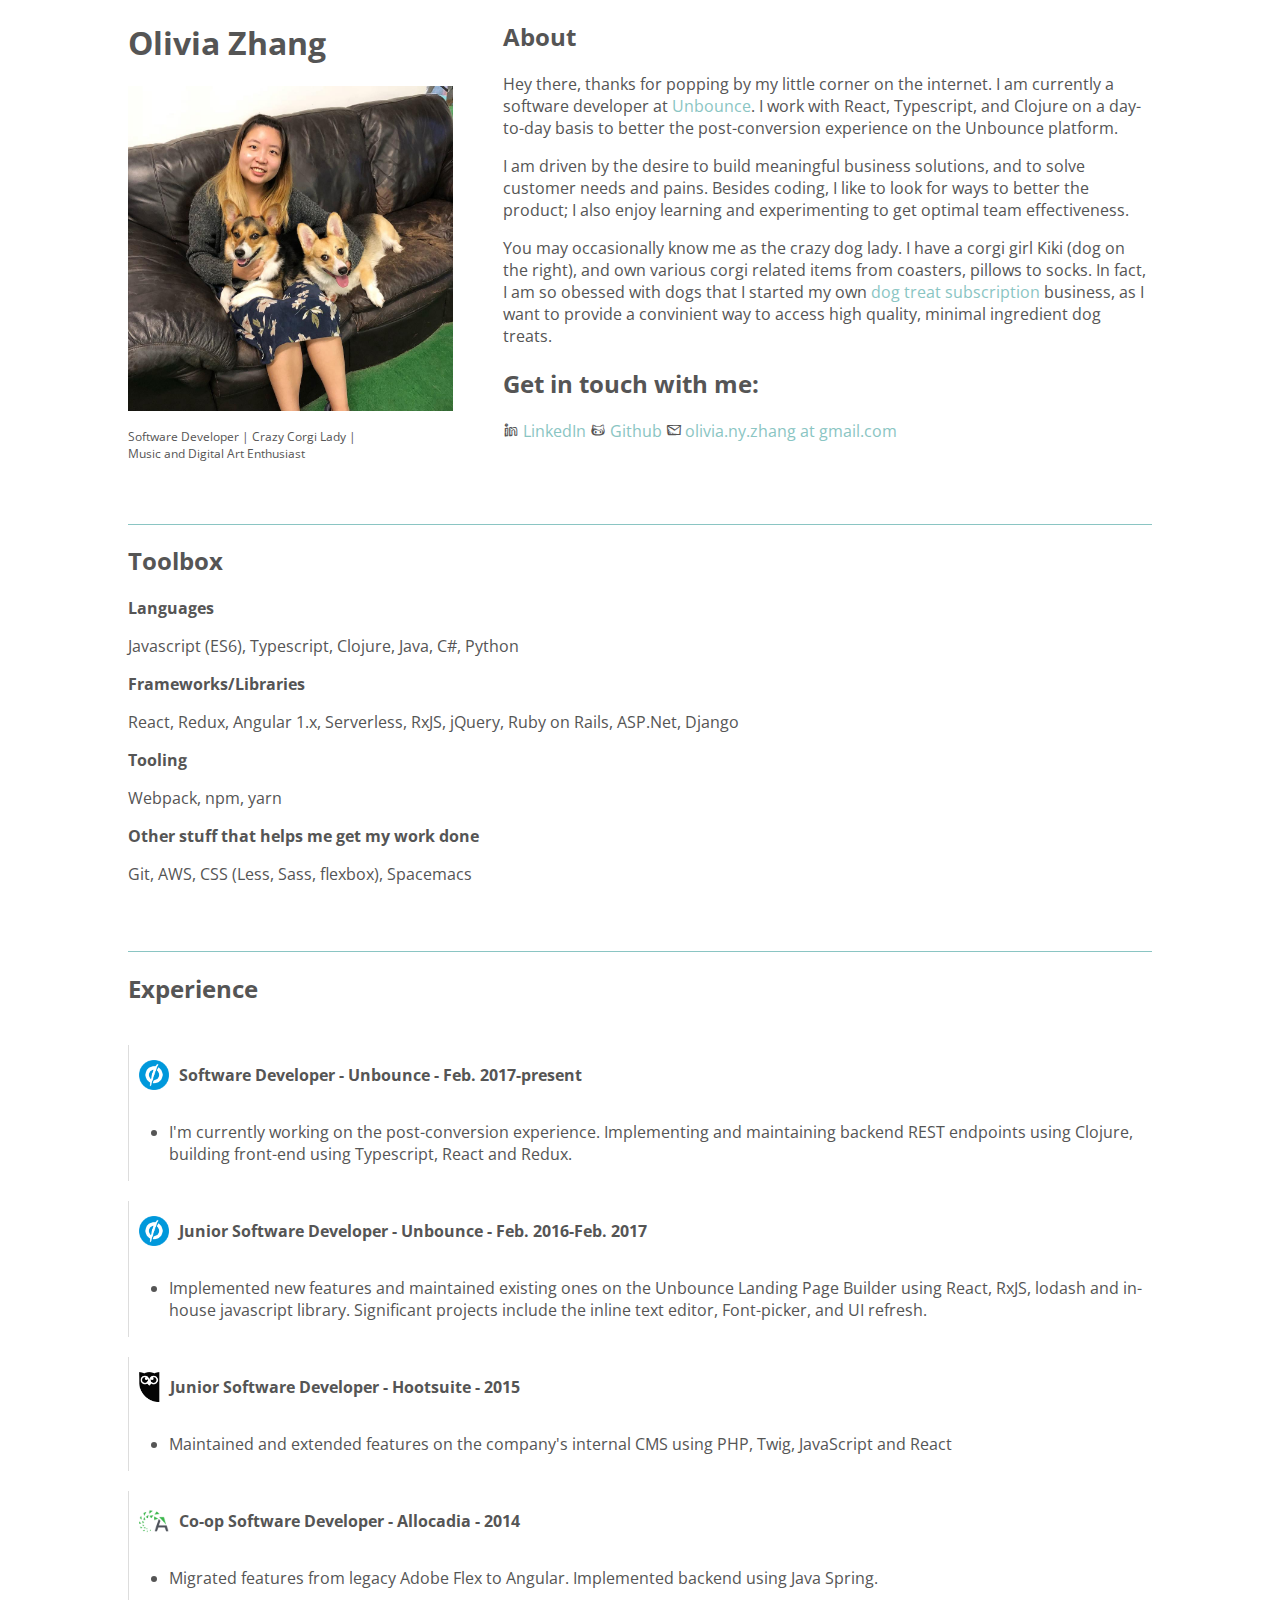
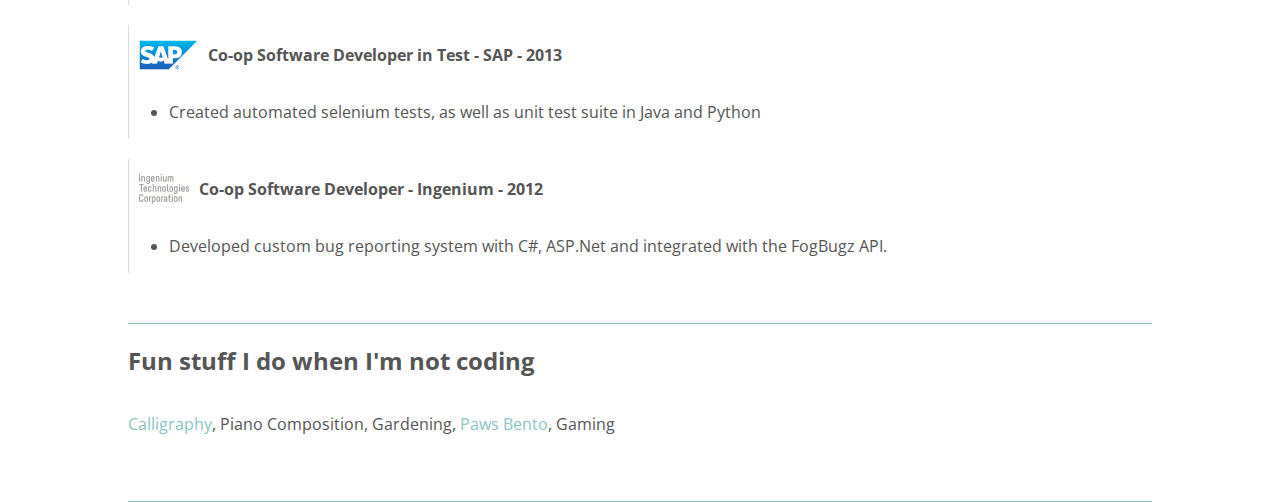
<file: index.html>
<!DOCTYPE html>
<html>
<head>
    <title>Olivia Zhang - Vancouver Software Developer</title>
    <link href="https://fonts.googleapis.com/css?family=Open+Sans:400,700" rel="stylesheet">
    <link rel="stylesheet" type="text/css" href="assets/stylesheets/main.css">
    <meta name="viewport" content="width=device-width, initial-scale=1">
    <link rel="stylesheet" href="assets/icons/icons/style.css">
    <!--[if lt IE 8]><!-->
    <link rel="stylesheet" href="assets/icons/icons/ie7/ie7.css">
    <!--<![endif]-->
</head>
<body>
  <div class="content">
  <section id="about" class="about">
      <div class="summary">
          <h1>Olivia Zhang</h1>
          <img src="./assets/images/corgis.jpg" class="profile-photo" />
          <p class="profile-blurb">Software Developer | Crazy Corgi Lady | <br/>Music and Digital Art Enthusiast</p>
      </div>

      <div>
          <h2>About</h2>
          <p>Hey there, thanks for popping by my little corner on the internet.
              I am currently a software developer at <a href="https://www.unbounce.com" target="_blank">Unbounce</a>. I work with React,
              Typescript, and Clojure on a day-to-day basis to better the post-conversion experience on the Unbounce platform.</p>
          <p>I am driven by the desire to
              build meaningful business solutions, and to solve customer needs and pains. Besides
              coding, I like to look for ways to better the product; I also enjoy learning and experimenting to get optimal team effectiveness. </p>

          <p>You may occasionally know me as
              the crazy dog lady. I have a corgi girl Kiki (dog on the right), and own various corgi related items from coasters, pillows to socks. In fact, I am so obessed with dogs that I started my own <a target="_blank" href="https://www.pawsbento.com">dog treat
              subscription</a> business, as I want to provide a convinient way to access high quality, minimal ingredient dog treats.</p>

          <div class="get-in-touch">
              <h2>Get in touch with me:</h2>
              <div class="contact-info">
                  <a target="_blank" href="https://www.linkedin.com/in/olivianyzhang/"><i class="jolly ico-linkedin"></i> LinkedIn</a>
                  <a target="_blank" href="https://github.com/oliv9286"><i class="jolly ico-github"></i> Github</a>
                  <a target="_blank"><i class="jolly ico-mail"></i> olivia.ny.zhang at gmail.com</a>
              </div>
          </div>
      </div>
  </section>

  <section id="skills">
      <h2>Toolbox</h2>
      <div class="skill-set">
          <div class="category">Languages</div>
          <p>Javascript (ES6), Typescript, Clojure, <span class="novice-items">Java, C#, Python</span></p>
      </div>
      <div class="skill-set">
          <div class="category">Frameworks/Libraries</div>
          <p>React, Redux, Angular 1.x, Serverless, RxJS, jQuery, Ruby on Rails, ASP.Net, Django</p>
      </div>
      <div class="skill-set">
          <div class="category">Tooling</div>
          <p>Webpack, npm, yarn</p>
      </div>
      <div class="skill-set">
          <div class="category">Other stuff that helps me get my work done</div>
          <p>Git, AWS, CSS (Less, Sass, flexbox), Spacemacs</p>
      </div>
  </section>

  <section id="exprience" class="experience">
      <h2>Experience</h2>
      <div class="work-experience">
          <div class="title"><img src="./assets/images/unbounce.png" />Software Developer - Unbounce - Feb. 2017-present</div>
          <ul>
              <li>I'm currently working on the post-conversion experience. Implementing and maintaining backend REST endpoints using Clojure, building front-end using Typescript, React and Redux.</li>
          </ul>
      </div>
      <div class="work-experience">
          <div class="title"><img src="./assets/images/unbounce.png" />Junior Software Developer - Unbounce - Feb. 2016-Feb. 2017</div>
          <ul>
              <li>Implemented new features and maintained existing ones on the Unbounce Landing Page Builder using React, RxJS, lodash and in-house javascript library. Significant projects include the inline text editor, Font-picker, and UI refresh.</li>
          </ul>
      </div>
      <div class="work-experience">
          <div class="title"><img src="./assets/images/hootsuite.png" />Junior Software Developer - Hootsuite - 2015</div>
                    <ul>
              <li>Maintained and extended features on the company's internal CMS using PHP, Twig, JavaScript and React</li>
          </ul>
      </div>
      <div class="work-experience">
          <div class="title"><img src="./assets/images/allocadia.png" />Co-op Software Developer - Allocadia - 2014</div>
          <ul>
              <li>Migrated features from legacy Adobe Flex to Angular. Implemented backend using Java Spring.</li>
          </ul>
      </div>
      <div class="work-experience">
          <div class="title"><img src="./assets/images/SAP.png" />Co-op Software Developer in Test - SAP - 2013</div>
          <ul>
              <li>Created automated selenium tests, as well as unit test suite in Java and Python</li>
          </ul>
      </div>
      <div class="work-experience">
          <div class="title"><img src="./assets/images/ingenium.png" />Co-op Software Developer - Ingenium - 2012</div>
          <ul>
              <li>Developed custom bug reporting system with C#, ASP.Net and integrated with the FogBugz API.</li>
          </ul>
      </div>
  </section>

  <section id="fun-stuff" class="fun-stuff">
      <h2>Fun stuff I do when I'm not coding</h2>
      <p><a href="https://www.etsy.com/ca/shop/CaptainKikis" target="_blank">Calligraphy</a>, Piano Composition, Gardening, <a href="https://www.pawsbento.com" target="_blank">Paws Bento</a>, Gaming</p>
  </section>
  </div>
</body>

<script type="text/javascript" src="js/jquery-1.12.2.min.js"></script>
<script type="text/javascript">
</script>
</html>
</file>
<file: assets/stylesheets/main.css>
* {
    font-family: 'Open Sans', sans-serif;
    color: #555;
}

body {
    padding: 0;
    margin: 0;
}

.content {
    padding: 0 10%;
}

h1, h2, h3, h4 {
    font-family: 'Open Sans', sans-serif;
    font-weight: 700;
}

a, a:visited {
  color: #8ac5c3;
  text-decoration: none;
}

a:hover {
  color: #0BBD93;
}

nav {
    display: flex;
    width: 100%;
}

.nav-menu {
    margin-left: auto;
    padding: 10px;
}

.nav-menu a {
    margin: 10px;
    padding: 5px 10px;
    transition: 0.3s;
}

.nav-menu a:hover {
    color: #fff;
    background: #0BBD93;
}

.category {
    font-weight: bold;
}

section {
    display: grid;
    padding-bottom: 50px;
}

section:not(last-child) {
    border-bottom: 1px solid #8ac5c3;
}

.profile-photo {
    width: 100%;
}

.experience {
    grid-gap: 20px 0;
}

.work-experience {
    border-left: 1px solid #ddd;
}

.work-experience .title {
    font-weight: bold;
    display: flex;
    height: 60px;
    align-items: center;
    padding-left: 10px;
}

.work-experience .title img {
    height: 30px;
    margin-right: 10px;
}

.profile-blurb {
    font-size: 12px;
}

@media only screen and (min-width: 600px) {
    .about {
        grid-template-columns: 1fr 2fr;
        grid-gap: 0 50px;
    }
}
</file>
